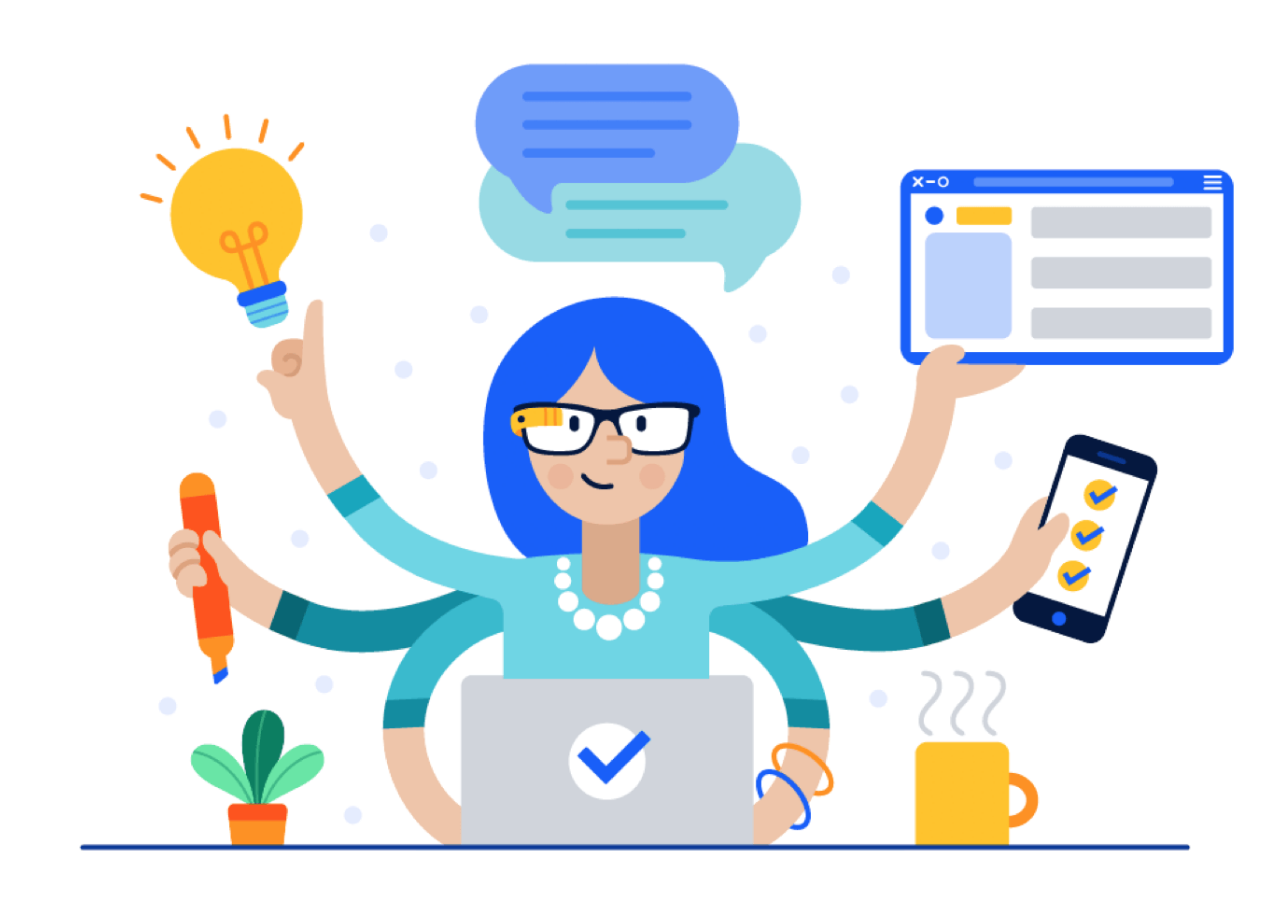
<file: src/Clerk_Interface_PHP/code/firstPage/assistantPage.html>
<!DOCTYPE html>
<html>
<head>
<meta name="viewport" content="width=device-width, initial-scale=1">
<style>
body, html {
  height: 100%;
  margin: 0;
}

.bg {

  background-image: url("assistantPhoto.png");

  height: 100%; 

  background-position: center;
  background-repeat: no-repeat;
  background-size: cover;
}
</style>
</head>
<body>

<div class="bg"></div>

</body>
</html>
</file>
